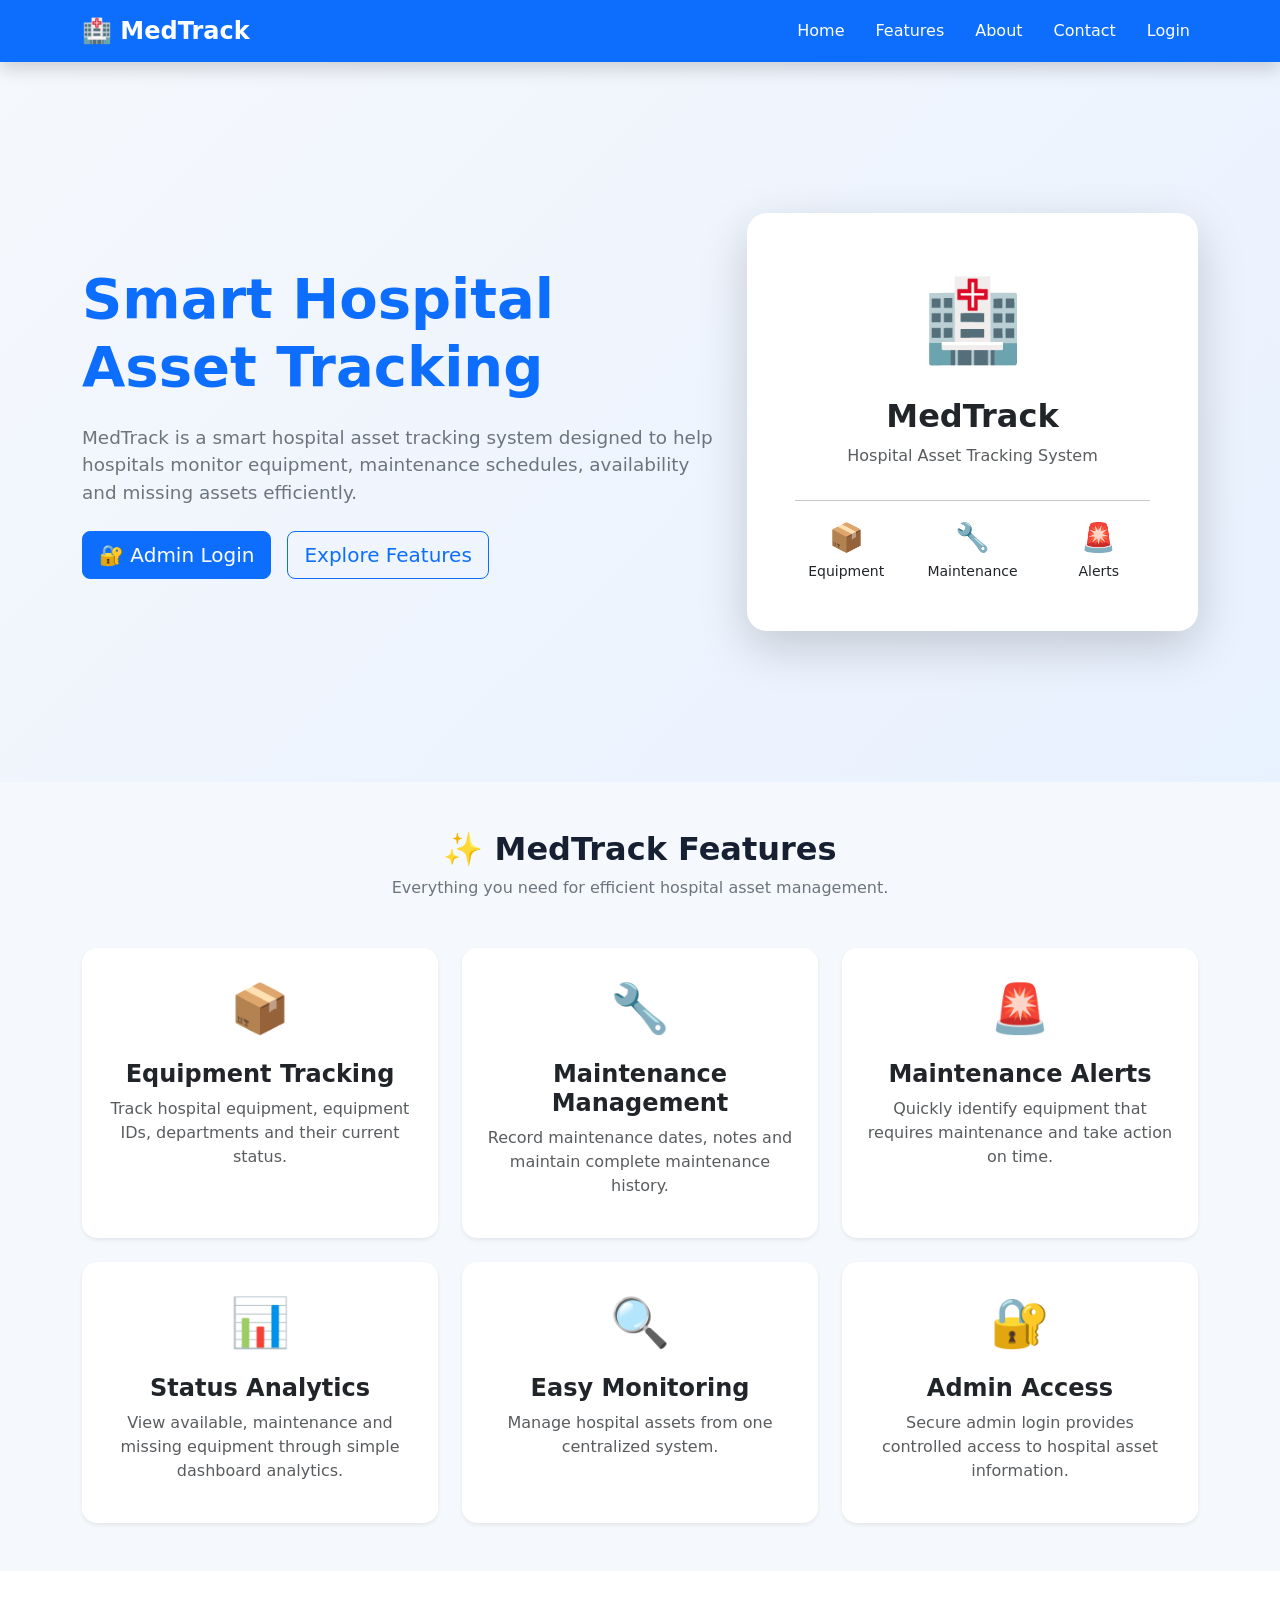
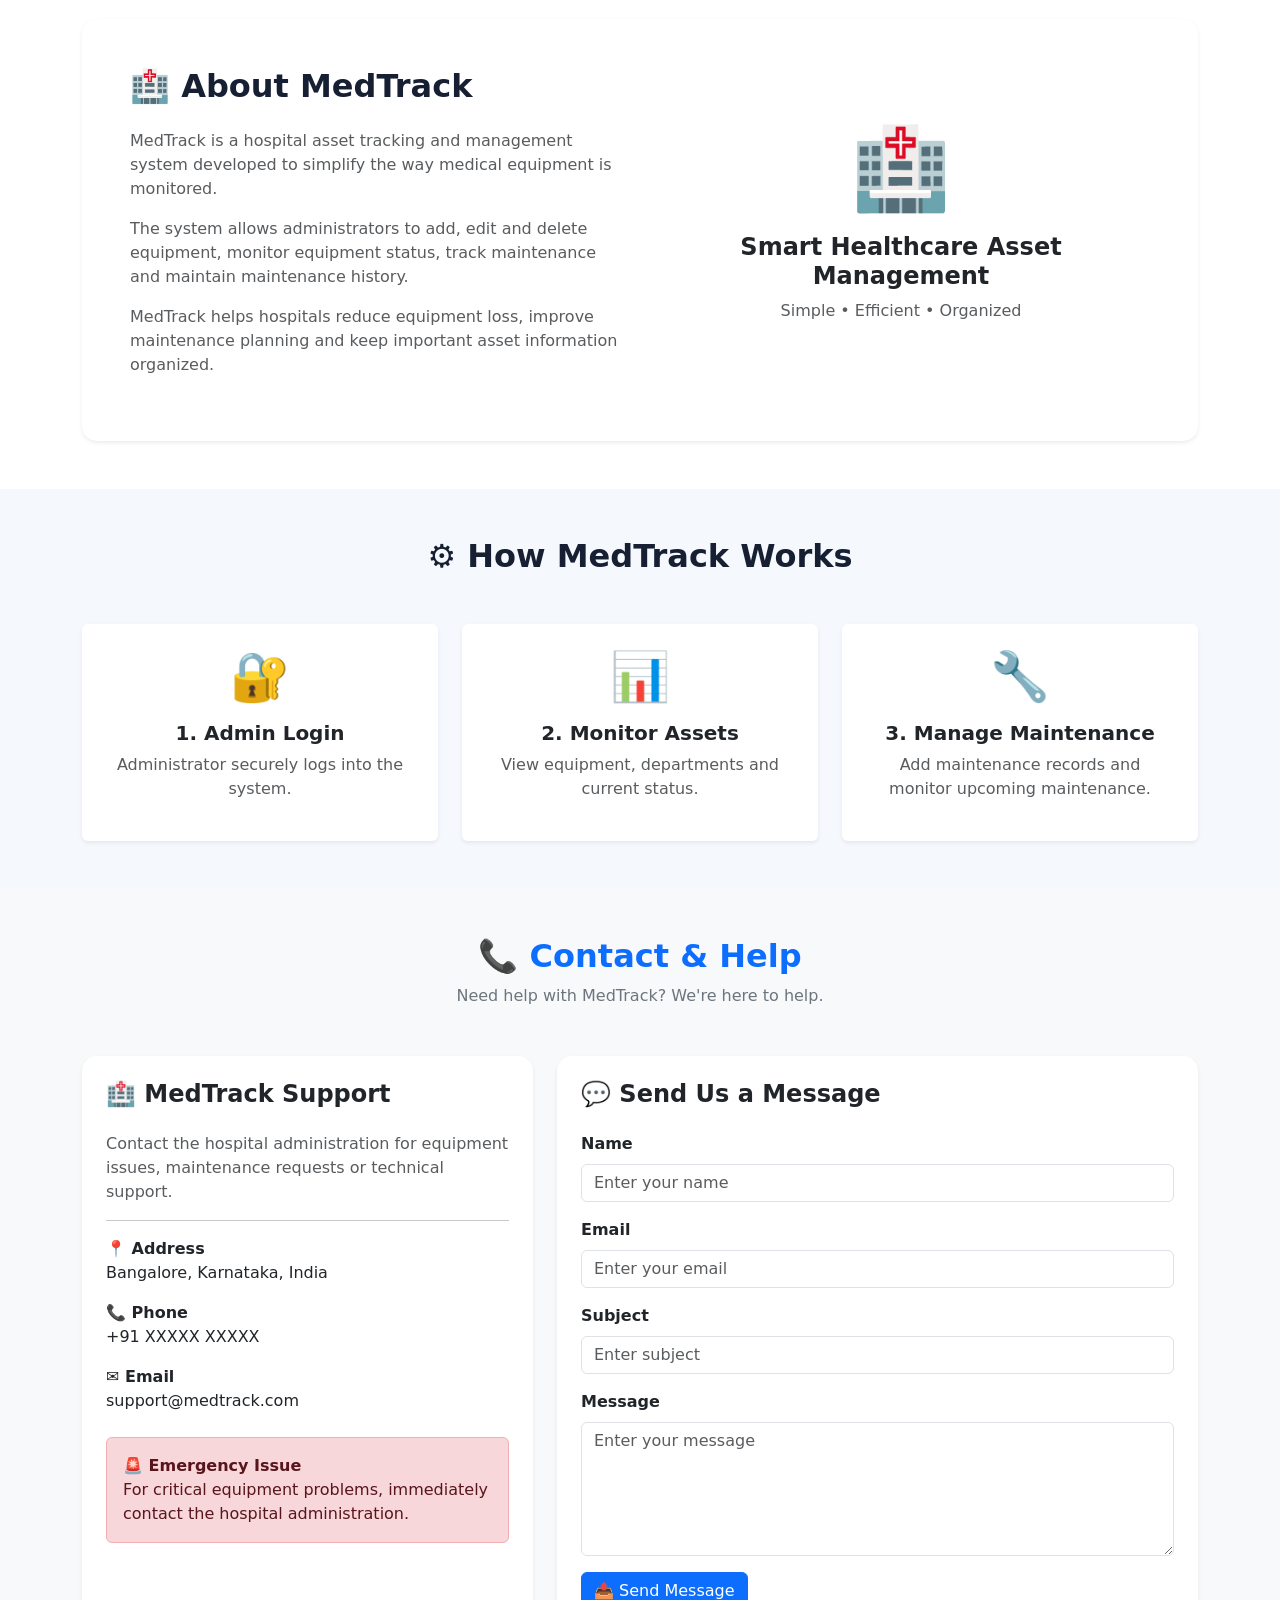
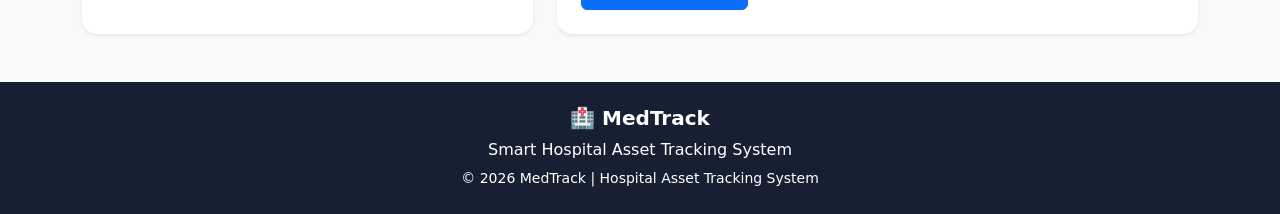
<file: templates/index.html>
<!DOCTYPE html>
<html lang="en">

<head>

    <meta charset="UTF-8">

    <meta name="viewport"
          content="width=device-width, initial-scale=1.0">

    <title>MedTrack | Hospital Asset Tracking System</title>

    <!-- Bootstrap CSS -->
    <link
        href="https://cdn.jsdelivr.net/npm/bootstrap@5.3.7/dist/css/bootstrap.min.css"
        rel="stylesheet">


    <style>

        html {
            scroll-behavior: smooth;
        }

        body {
            margin: 0;
            background-color: #f5f8fc;
            color: #172033;
        }


        /* ================= NAVBAR ================= */

        .navbar {
            position: sticky;
            top: 0;
            z-index: 1000;
        }

        .navbar-brand {
            font-size: 1.5rem;
        }

        .nav-link {
            color: white !important;
            margin-left: 15px;
            font-weight: 500;
        }

        .nav-link:hover {
            color: #dbeafe !important;
        }


        /* ================= HERO ================= */

        .hero {
            min-height: 80vh;
            display: flex;
            align-items: center;
            background: linear-gradient(
                135deg,
                #f5f8fc,
                #e8f1ff
            );
        }

        .hero-title {
            font-size: 3.5rem;
            font-weight: 700;
            line-height: 1.2;
        }

        .hero-text {
            font-size: 1.15rem;
            color: #6c757d;
            max-width: 650px;
        }

        .hospital-card {
            border: none;
            border-radius: 20px;
        }

        .hospital-icon {
            font-size: 5rem;
        }


        /* ================= SECTION ================= */

        .section-title {
            font-weight: 700;
            color: #172033;
        }

        .section-subtitle {
            color: #6c757d;
        }


        /* ================= FEATURE CARDS ================= */

        .feature-card {
            border: none;
            border-radius: 15px;
            transition: 0.3s;
        }

        .feature-card:hover {
            transform: translateY(-7px);
        }

        .feature-icon {
            font-size: 3rem;
        }


        /* ================= ABOUT ================= */

        .about-card {
            border: none;
            border-radius: 15px;
        }


        /* ================= CONTACT ================= */

        #contact {
            scroll-margin-top: 80px;
        }

        .contact-card {
            border: none;
            border-radius: 15px;
        }


        /* ================= FOOTER ================= */

        footer {
            background-color: #172033;
        }

    </style>

</head>


<body>


<!-- ==================================================
     NAVBAR
================================================== -->

<nav class="navbar navbar-expand-lg navbar-dark bg-primary shadow">

    <div class="container">


        <!-- LOGO -->

        <a
            class="navbar-brand fw-bold"
            href="#home">

            🏥 MedTrack

        </a>


        <!-- NAVIGATION -->

        <div class="navbar-nav ms-auto">

            <a
                class="nav-link"
                href="#home">

                Home

            </a>


            <a
                class="nav-link"
                href="#features">

                Features

            </a>


            <a
                class="nav-link"
                href="#about">

                About

            </a>


            <a
                class="nav-link"
                href="#contact">

                Contact

            </a>


            <a
                class="nav-link"
                href="/login">

                Login

            </a>

        </div>

    </div>

</nav>



<!-- ==================================================
     HERO / HOME
================================================== -->

<section
    id="home"
    class="hero">

    <div class="container">

        <div class="row align-items-center">


            <!-- LEFT -->

            <div class="col-lg-7">


                <h1
                    class="hero-title text-primary">

                    Smart Hospital
                    <br>

                    Asset Tracking

                </h1>


                <p
                    class="hero-text mt-4">

                    MedTrack is a smart hospital asset
                    tracking system designed to help
                    hospitals monitor equipment,
                    maintenance schedules, availability
                    and missing assets efficiently.

                </p>


                <div
                    class="mt-4 d-flex gap-3 flex-wrap">


                    <a
                        href="/login"
                        class="btn btn-primary btn-lg">

                        🔐 Admin Login

                    </a>


                    <a
                        href="#features"
                        class="btn btn-outline-primary btn-lg">

                        Explore Features

                    </a>

                </div>

            </div>



            <!-- RIGHT -->

            <div
                class="col-lg-5 text-center mt-5 mt-lg-0">


                <div
                    class="card hospital-card shadow-lg p-5">


                    <div
                        class="hospital-icon">

                        🏥

                    </div>


                    <h2
                        class="fw-bold mt-3">

                        MedTrack

                    </h2>


                    <p
                        class="text-muted">

                        Hospital Asset Tracking System

                    </p>


                    <hr>


                    <div
                        class="row text-center">


                        <div class="col-4">

                            <div class="fs-3">
                                📦
                            </div>

                            <small>
                                Equipment
                            </small>

                        </div>


                        <div class="col-4">

                            <div class="fs-3">
                                🔧
                            </div>

                            <small>
                                Maintenance
                            </small>

                        </div>


                        <div class="col-4">

                            <div class="fs-3">
                                🚨
                            </div>

                            <small>
                                Alerts
                            </small>

                        </div>


                    </div>

                </div>

            </div>

        </div>

    </div>

</section>



<!-- ==================================================
     FEATURES
================================================== -->

<section
    id="features"
    class="py-5">

    <div class="container">


        <div
            class="text-center mb-5">

            <h2
                class="section-title">

                ✨ MedTrack Features

            </h2>


            <p
                class="section-subtitle">

                Everything you need for efficient
                hospital asset management.

            </p>

        </div>



        <div
            class="row g-4">


            <!-- FEATURE 1 -->

            <div
                class="col-md-4">

                <div
                    class="card feature-card
                           shadow-sm
                           text-center
                           p-4
                           h-100">


                    <div
                        class="feature-icon">

                        📦

                    </div>


                    <h4
                        class="fw-bold mt-3">

                        Equipment Tracking

                    </h4>


                    <p
                        class="text-muted">

                        Track hospital equipment,
                        equipment IDs, departments
                        and their current status.

                    </p>

                </div>

            </div>



            <!-- FEATURE 2 -->

            <div
                class="col-md-4">

                <div
                    class="card feature-card
                           shadow-sm
                           text-center
                           p-4
                           h-100">


                    <div
                        class="feature-icon">

                        🔧

                    </div>


                    <h4
                        class="fw-bold mt-3">

                        Maintenance Management

                    </h4>


                    <p
                        class="text-muted">

                        Record maintenance dates,
                        notes and maintain complete
                        maintenance history.

                    </p>

                </div>

            </div>



            <!-- FEATURE 3 -->

            <div
                class="col-md-4">

                <div
                    class="card feature-card
                           shadow-sm
                           text-center
                           p-4
                           h-100">


                    <div
                        class="feature-icon">

                        🚨

                    </div>


                    <h4
                        class="fw-bold mt-3">

                        Maintenance Alerts

                    </h4>


                    <p
                        class="text-muted">

                        Quickly identify equipment
                        that requires maintenance
                        and take action on time.

                    </p>

                </div>

            </div>



            <!-- FEATURE 4 -->

            <div
                class="col-md-4">

                <div
                    class="card feature-card
                           shadow-sm
                           text-center
                           p-4
                           h-100">


                    <div
                        class="feature-icon">

                        📊

                    </div>


                    <h4
                        class="fw-bold mt-3">

                        Status Analytics

                    </h4>


                    <p
                        class="text-muted">

                        View available, maintenance
                        and missing equipment through
                        simple dashboard analytics.

                    </p>

                </div>

            </div>



            <!-- FEATURE 5 -->

            <div
                class="col-md-4">

                <div
                    class="card feature-card
                           shadow-sm
                           text-center
                           p-4
                           h-100">


                    <div
                        class="feature-icon">

                        🔍

                    </div>


                    <h4
                        class="fw-bold mt-3">

                        Easy Monitoring

                    </h4>


                    <p
                        class="text-muted">

                        Manage hospital assets from
                        one centralized system.

                    </p>

                </div>

            </div>



            <!-- FEATURE 6 -->

            <div
                class="col-md-4">

                <div
                    class="card feature-card
                           shadow-sm
                           text-center
                           p-4
                           h-100">


                    <div
                        class="feature-icon">

                        🔐

                    </div>


                    <h4
                        class="fw-bold mt-3">

                        Admin Access

                    </h4>


                    <p
                        class="text-muted">

                        Secure admin login provides
                        controlled access to hospital
                        asset information.

                    </p>

                </div>

            </div>

        </div>

    </div>

</section>



<!-- ==================================================
     ABOUT
================================================== -->

<section
    id="about"
    class="py-5 bg-white">

    <div class="container">


        <div
            class="card about-card
                   shadow-sm">

            <div
                class="card-body p-5">


                <div
                    class="row align-items-center">


                    <div
                        class="col-lg-6">


                        <h2
                            class="section-title">

                            🏥 About MedTrack

                        </h2>


                        <p
                            class="text-muted mt-4">

                            MedTrack is a hospital asset
                            tracking and management system
                            developed to simplify the way
                            medical equipment is monitored.

                        </p>


                        <p
                            class="text-muted">

                            The system allows administrators
                            to add, edit and delete equipment,
                            monitor equipment status, track
                            maintenance and maintain
                            maintenance history.

                        </p>


                        <p
                            class="text-muted">

                            MedTrack helps hospitals reduce
                            equipment loss, improve maintenance
                            planning and keep important asset
                            information organized.

                        </p>

                    </div>



                    <div
                        class="col-lg-6
                               text-center
                               mt-4
                               mt-lg-0">


                        <div
                            class="display-1">

                            🏥

                        </div>


                        <h4
                            class="fw-bold mt-3">

                            Smart Healthcare
                            Asset Management

                        </h4>


                        <p
                            class="text-muted">

                            Simple • Efficient • Organized

                        </p>

                    </div>

                </div>

            </div>

        </div>

    </div>

</section>



<!-- ==================================================
     HOW IT WORKS
================================================== -->

<section
    class="py-5">

    <div class="container">


        <div
            class="text-center mb-5">

            <h2
                class="section-title">

                ⚙️ How MedTrack Works

            </h2>

        </div>


        <div
            class="row g-4 text-center">


            <div class="col-md-4">

                <div
                    class="card shadow-sm
                           border-0
                           p-4
                           h-100">

                    <div class="display-5">
                        🔐
                    </div>

                    <h5
                        class="fw-bold mt-3">

                        1. Admin Login

                    </h5>

                    <p
                        class="text-muted">

                        Administrator securely
                        logs into the system.

                    </p>

                </div>

            </div>



            <div class="col-md-4">

                <div
                    class="card shadow-sm
                           border-0
                           p-4
                           h-100">

                    <div class="display-5">
                        📊
                    </div>

                    <h5
                        class="fw-bold mt-3">

                        2. Monitor Assets

                    </h5>

                    <p
                        class="text-muted">

                        View equipment,
                        departments and
                        current status.

                    </p>

                </div>

            </div>



            <div class="col-md-4">

                <div
                    class="card shadow-sm
                           border-0
                           p-4
                           h-100">

                    <div class="display-5">
                        🔧
                    </div>

                    <h5
                        class="fw-bold mt-3">

                        3. Manage Maintenance

                    </h5>

                    <p
                        class="text-muted">

                        Add maintenance records
                        and monitor upcoming
                        maintenance.

                    </p>

                </div>

            </div>

        </div>

    </div>

</section>



<!-- ==================================================
     CONTACT
================================================== -->

<section
    id="contact"
    class="py-5 bg-light">

    <div class="container">


        <div
            class="text-center mb-5">

            <h2
                class="section-title text-primary">

                📞 Contact & Help

            </h2>


            <p
                class="section-subtitle">

                Need help with MedTrack?
                We're here to help.

            </p>

        </div>



        <div
            class="row g-4">


            <!-- CONTACT INFORMATION -->

            <div
                class="col-lg-5">


                <div
                    class="card contact-card
                           shadow-sm
                           h-100">


                    <div
                        class="card-body p-4">


                        <h4
                            class="fw-bold mb-4">

                            🏥 MedTrack Support

                        </h4>


                        <p
                            class="text-muted">

                            Contact the hospital
                            administration for equipment
                            issues, maintenance requests
                            or technical support.

                        </p>


                        <hr>


                        <p>

                            <strong>
                                📍 Address
                            </strong>

                            <br>

                            Bangalore, Karnataka, India

                        </p>


                        <p>

                            <strong>
                                📞 Phone
                            </strong>

                            <br>

                            +91 XXXXX XXXXX

                        </p>


                        <p>

                            <strong>
                                ✉️ Email
                            </strong>

                            <br>

                            support@medtrack.com

                        </p>


                        <div
                            class="alert alert-danger mt-4">

                            <strong>
                                🚨 Emergency Issue
                            </strong>

                            <br>

                            For critical equipment
                            problems, immediately
                            contact the hospital
                            administration.

                        </div>

                    </div>

                </div>

            </div>



            <!-- CONTACT FORM -->

            <div
                class="col-lg-7">


                <div
                    class="card contact-card
                           shadow-sm">


                    <div
                        class="card-body p-4">


                        <h4
                            class="fw-bold mb-4">

                            💬 Send Us a Message

                        </h4>


                        <form
                            onsubmit="
                            alert('Thank you! Your message has been submitted.');
                            return false;
                            ">


                            <div class="mb-3">

                                <label
                                    class="form-label fw-semibold">

                                    Name

                                </label>


                                <input
                                    type="text"
                                    class="form-control"
                                    placeholder="Enter your name"
                                    required>

                            </div>



                            <div class="mb-3">

                                <label
                                    class="form-label fw-semibold">

                                    Email

                                </label>


                                <input
                                    type="email"
                                    class="form-control"
                                    placeholder="Enter your email"
                                    required>

                            </div>



                            <div class="mb-3">

                                <label
                                    class="form-label fw-semibold">

                                    Subject

                                </label>


                                <input
                                    type="text"
                                    class="form-control"
                                    placeholder="Enter subject"
                                    required>

                            </div>



                            <div class="mb-3">

                                <label
                                    class="form-label fw-semibold">

                                    Message

                                </label>


                                <textarea
                                    class="form-control"
                                    rows="5"
                                    placeholder="Enter your message"
                                    required></textarea>

                            </div>



                            <button
                                type="submit"
                                class="btn btn-primary">

                                📤 Send Message

                            </button>


                        </form>

                    </div>

                </div>

            </div>

        </div>

    </div>

</section>



<!-- ==================================================
     FOOTER
================================================== -->

<footer
    class="text-white
           text-center
           py-4">


    <div class="container">


        <h5 class="fw-bold">

            🏥 MedTrack

        </h5>


        <p class="mb-1">

            Smart Hospital Asset Tracking System

        </p>


        <small>

            © 2026 MedTrack |
            Hospital Asset Tracking System

        </small>


    </div>

</footer>



<!-- Bootstrap JS -->

<script
    src="https://cdn.jsdelivr.net/npm/bootstrap@5.3.7/dist/js/bootstrap.bundle.min.js">
</script>


</body>

</html>
</file>
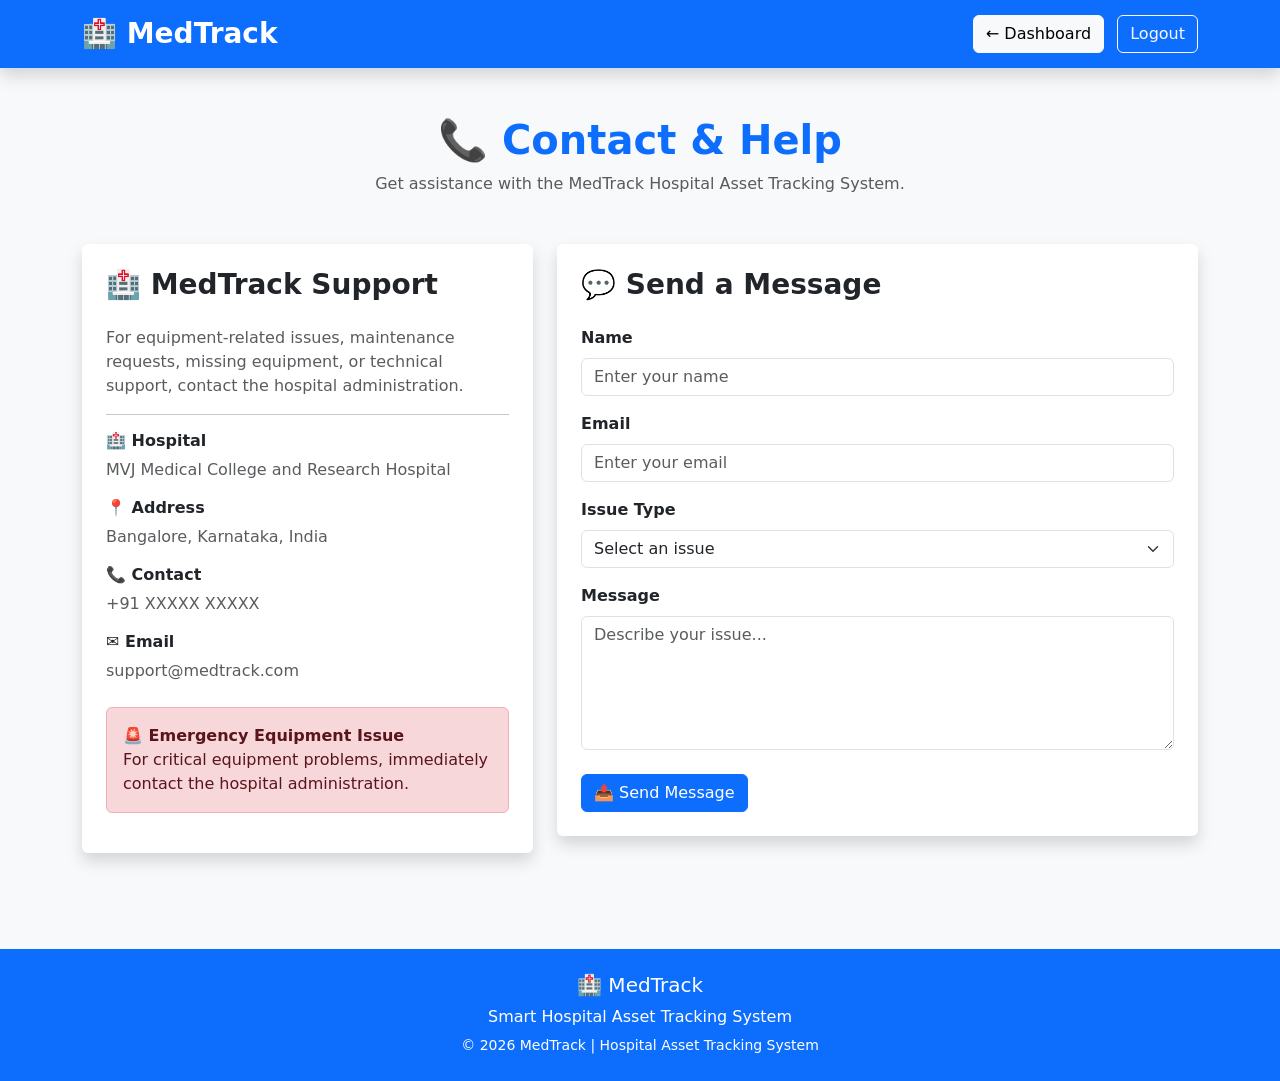
<file: templates/contact.html>
<!DOCTYPE html>
<html lang="en">

<head>

    <meta charset="UTF-8">

    <meta name="viewport"
          content="width=device-width, initial-scale=1.0">

    <title>Contact & Help | MedTrack</title>

    <link
        href="https://cdn.jsdelivr.net/npm/bootstrap@5.3.7/dist/css/bootstrap.min.css"
        rel="stylesheet">

</head>


<body class="bg-light">


<!-- ================= NAVBAR ================= -->

<nav class="navbar navbar-dark bg-primary shadow">

    <div class="container">

        <a
            class="navbar-brand fw-bold fs-3"
            href="/dashboard">

            🏥 MedTrack

        </a>


        <div>

            <a
                href="/dashboard"
                class="btn btn-light me-2">

                ← Dashboard

            </a>

            <a
                href="/logout"
                class="btn btn-outline-light">

                Logout

            </a>

        </div>

    </div>

</nav>


<!-- ================= MAIN ================= -->

<div class="container py-5">


    <div class="text-center mb-5">

        <h1 class="text-primary fw-bold">

            📞 Contact & Help

        </h1>

        <p class="text-muted">

            Get assistance with the MedTrack
            Hospital Asset Tracking System.

        </p>

    </div>


    <div class="row g-4">


        <!-- CONTACT INFORMATION -->

        <div class="col-lg-5">

            <div class="card shadow border-0 h-100">

                <div class="card-body p-4">

                    <h3 class="fw-bold mb-4">

                        🏥 MedTrack Support

                    </h3>


                    <p class="text-muted">

                        For equipment-related issues,
                        maintenance requests, missing
                        equipment, or technical support,
                        contact the hospital administration.

                    </p>


                    <hr>


                    <h6 class="fw-bold">

                        🏥 Hospital

                    </h6>

                    <p class="text-muted">

                        MVJ Medical College and
                        Research Hospital

                    </p>


                    <h6 class="fw-bold">

                        📍 Address

                    </h6>

                    <p class="text-muted">

                        Bangalore, Karnataka, India

                    </p>


                    <h6 class="fw-bold">

                        📞 Contact

                    </h6>

                    <p class="text-muted">

                        +91 XXXXX XXXXX

                    </p>


                    <h6 class="fw-bold">

                        ✉️ Email

                    </h6>

                    <p class="text-muted">

                        support@medtrack.com

                    </p>


                    <div class="alert alert-danger mt-4">

                        <strong>
                            🚨 Emergency Equipment Issue
                        </strong>

                        <br>

                        For critical equipment problems,
                        immediately contact the hospital
                        administration.

                    </div>

                </div>

            </div>

        </div>


        <!-- CONTACT FORM -->

        <div class="col-lg-7">

            <div class="card shadow border-0">

                <div class="card-body p-4">

                    <h3 class="fw-bold mb-4">

                        💬 Send a Message

                    </h3>


                    <form
                        onsubmit="
                        alert('Thank you! Your message has been submitted.');
                        return false;
                        ">


                        <div class="mb-3">

                            <label class="form-label fw-semibold">

                                Name

                            </label>

                            <input
                                type="text"
                                class="form-control"
                                placeholder="Enter your name"
                                required>

                        </div>


                        <div class="mb-3">

                            <label class="form-label fw-semibold">

                                Email

                            </label>

                            <input
                                type="email"
                                class="form-control"
                                placeholder="Enter your email"
                                required>

                        </div>


                        <div class="mb-3">

                            <label class="form-label fw-semibold">

                                Issue Type

                            </label>

                            <select
                                class="form-select"
                                required>

                                <option value="">

                                    Select an issue

                                </option>

                                <option>
                                    Equipment Issue
                                </option>

                                <option>
                                    Maintenance Request
                                </option>

                                <option>
                                    Missing Equipment
                                </option>

                                <option>
                                    Login / Account Issue
                                </option>

                                <option>
                                    Technical Support
                                </option>

                                <option>
                                    Other
                                </option>

                            </select>

                        </div>


                        <div class="mb-4">

                            <label class="form-label fw-semibold">

                                Message

                            </label>

                            <textarea
                                class="form-control"
                                rows="5"
                                placeholder="Describe your issue..."
                                required></textarea>

                        </div>


                        <button
                            type="submit"
                            class="btn btn-primary">

                            📤 Send Message

                        </button>


                    </form>

                </div>

            </div>

        </div>

    </div>

</div>


<!-- ================= FOOTER ================= -->

<footer
    class="bg-primary
           text-white
           text-center
           py-4
           mt-5">

    <h5>

        🏥 MedTrack

    </h5>

    <p class="mb-1">

        Smart Hospital Asset Tracking System

    </p>

    <small>

        © 2026 MedTrack | Hospital Asset Tracking System

    </small>

</footer>


</body>

</html>
</file>
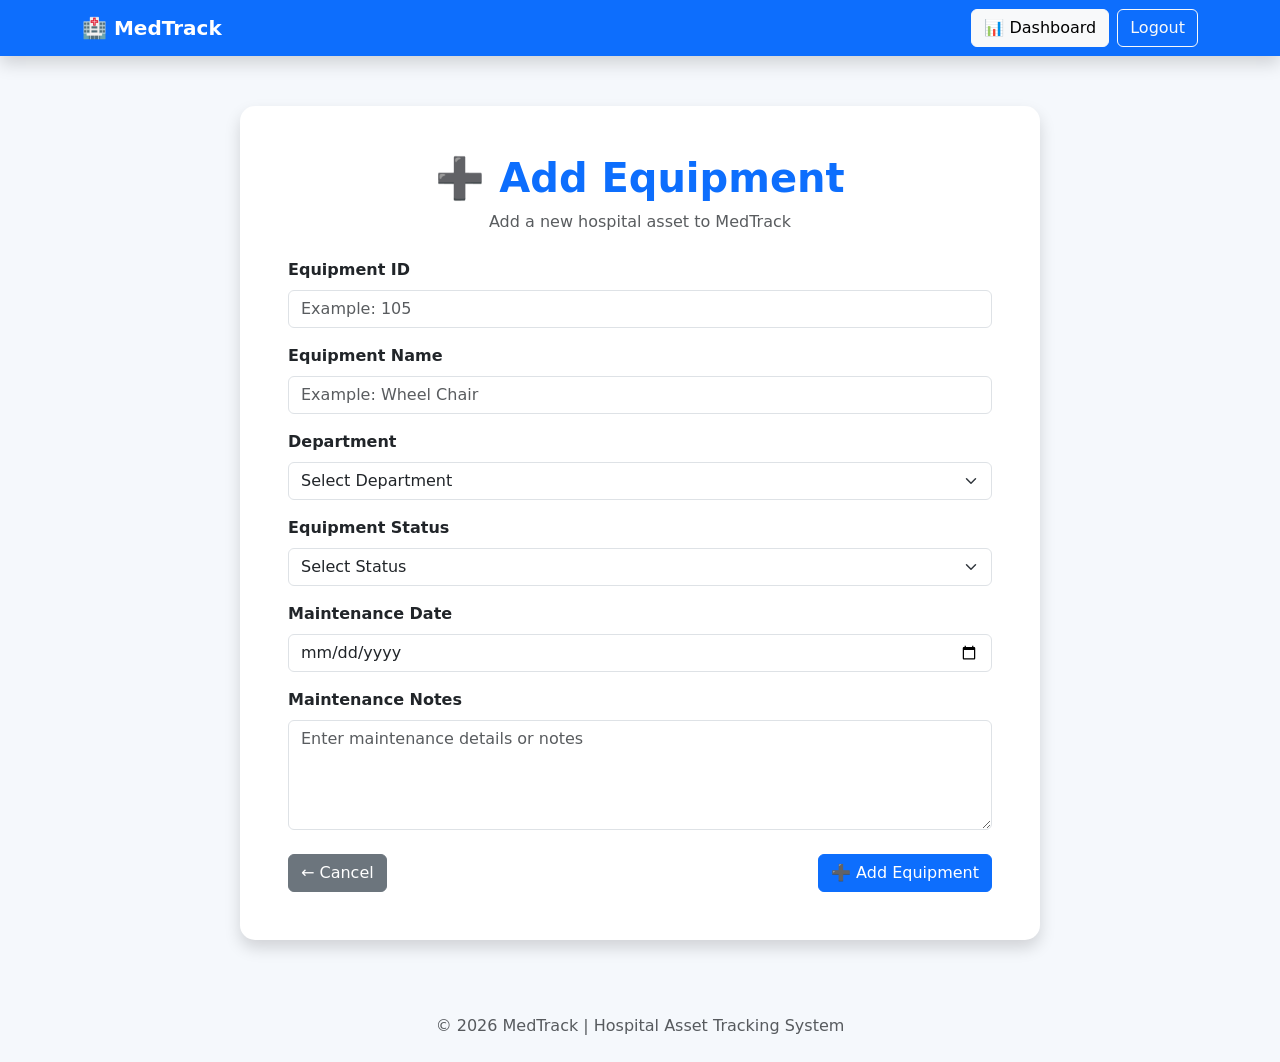
<file: templates/equipment.html>
<!DOCTYPE html>
<html lang="en">

<head>

    <meta charset="UTF-8">

    <meta name="viewport"
          content="width=device-width, initial-scale=1.0">

    <title>MedTrack | Add Equipment</title>

    <!-- Bootstrap -->
    <link
        href="https://cdn.jsdelivr.net/npm/bootstrap@5.3.7/dist/css/bootstrap.min.css"
        rel="stylesheet">

    <style>

        body {
            background-color: #f5f8fc;
        }

        .form-card {
            max-width: 800px;
            margin: 50px auto;
            border: none;
            border-radius: 15px;
        }

        .page-title {
            color: #0d6efd;
            font-weight: 700;
        }

    </style>

</head>


<body>


<!-- ================= NAVBAR ================= -->

<nav class="navbar navbar-dark bg-primary shadow">

    <div class="container">

        <a
            href="/dashboard"
            class="navbar-brand fw-bold">

            🏥 MedTrack

        </a>


        <div class="d-flex gap-2">

            <a
                href="/dashboard"
                class="btn btn-light">

                📊 Dashboard

            </a>


            <a
                href="/logout"
                class="btn btn-outline-light">

                Logout

            </a>

        </div>

    </div>

</nav>



<!-- ================= FORM ================= -->

<div class="container">

    <div class="card form-card shadow">

        <div class="card-body p-5">


            <div class="text-center mb-4">

                <h1 class="page-title">

                    ➕ Add Equipment

                </h1>

                <p class="text-muted">

                    Add a new hospital asset to MedTrack

                </p>

            </div>


            <form
                method="POST"
                action="/equipment">


                <!-- Equipment ID -->

                <div class="mb-3">

                    <label
                        class="form-label fw-semibold">

                        Equipment ID

                    </label>


                    <input
                        type="text"
                        name="equipment_id"
                        class="form-control"
                        placeholder="Example: 105"
                        required>

                </div>



                <!-- Equipment Name -->

                <div class="mb-3">

                    <label
                        class="form-label fw-semibold">

                        Equipment Name

                    </label>


                    <input
                        type="text"
                        name="equipment_name"
                        class="form-control"
                        placeholder="Example: Wheel Chair"
                        required>

                </div>



                <!-- Department -->

                <div class="mb-3">

                    <label
                        class="form-label fw-semibold">

                        Department

                    </label>


                    <select
                        name="department"
                        class="form-select"
                        required>

                        <option value="">
                            Select Department
                        </option>

                        <option value="Cardiology">
                            Cardiology
                        </option>

                        <option value="Radiology">
                            Radiology
                        </option>

                        <option value="ICU">
                            ICU
                        </option>

                        <option value="Emergency">
                            Emergency
                        </option>

                        <option value="Orthopedics">
                            Orthopedics
                        </option>

                        <option value="Neurology">
                            Neurology
                        </option>

                        <option value="Pediatrics">
                            Pediatrics
                        </option>

                        <option value="General Medicine">
                            General Medicine
                        </option>

                        <option value="General Surgery">
                            General Surgery
                        </option>

                        <option value="Gynecology">
                            Gynecology
                        </option>

                        <option value="Oncology">
                            Oncology
                        </option>

                        <option value="Dermatology">
                            Dermatology
                        </option>

                        <option value="ENT">
                            ENT
                        </option>

                        <option value="Ophthalmology">
                            Ophthalmology
                        </option>

                        <option value="Psychiatry">
                            Psychiatry
                        </option>

                        <option value="Nephrology">
                            Nephrology
                        </option>

                        <option value="Urology">
                            Urology
                        </option>

                        <option value="Gastroenterology">
                            Gastroenterology
                        </option>

                        <option value="Pulmonology">
                            Pulmonology
                        </option>

                        <option value="Physiotherapy">
                            Physiotherapy
                        </option>

                    </select>

                </div>



                <!-- Status -->

                <div class="mb-3">

                    <label
                        class="form-label fw-semibold">

                        Equipment Status

                    </label>


                    <select
                        name="status"
                        class="form-select"
                        required>

                        <option value="">
                            Select Status
                        </option>

                        <option value="Available">
                            Available
                        </option>

                        <option value="Maintenance">
                            Maintenance
                        </option>

                        <option value="Missing">
                            Missing
                        </option>

                    </select>

                </div>



                <!-- Maintenance Date -->

                <div class="mb-3">

                    <label
                        class="form-label fw-semibold">

                        Maintenance Date

                    </label>


                    <input
                        type="date"
                        name="maintenance_date"
                        class="form-control">

                </div>



                <!-- Maintenance Notes -->

                <div class="mb-4">

                    <label
                        class="form-label fw-semibold">

                        Maintenance Notes

                    </label>


                    <textarea
                        name="maintenance_notes"
                        class="form-control"
                        rows="4"
                        placeholder="Enter maintenance details or notes"></textarea>

                </div>



                <!-- BUTTONS -->

                <div
                    class="d-flex justify-content-between">

                    <a
                        href="/dashboard"
                        class="btn btn-secondary">

                        ← Cancel

                    </a>


                    <button
                        type="submit"
                        class="btn btn-primary">

                        ➕ Add Equipment

                    </button>

                </div>


            </form>

        </div>

    </div>

</div>



<!-- ================= FOOTER ================= -->

<footer
    class="text-center text-muted py-4">

    © 2026 MedTrack |
    Hospital Asset Tracking System

</footer>


</body>

</html>
</file>
